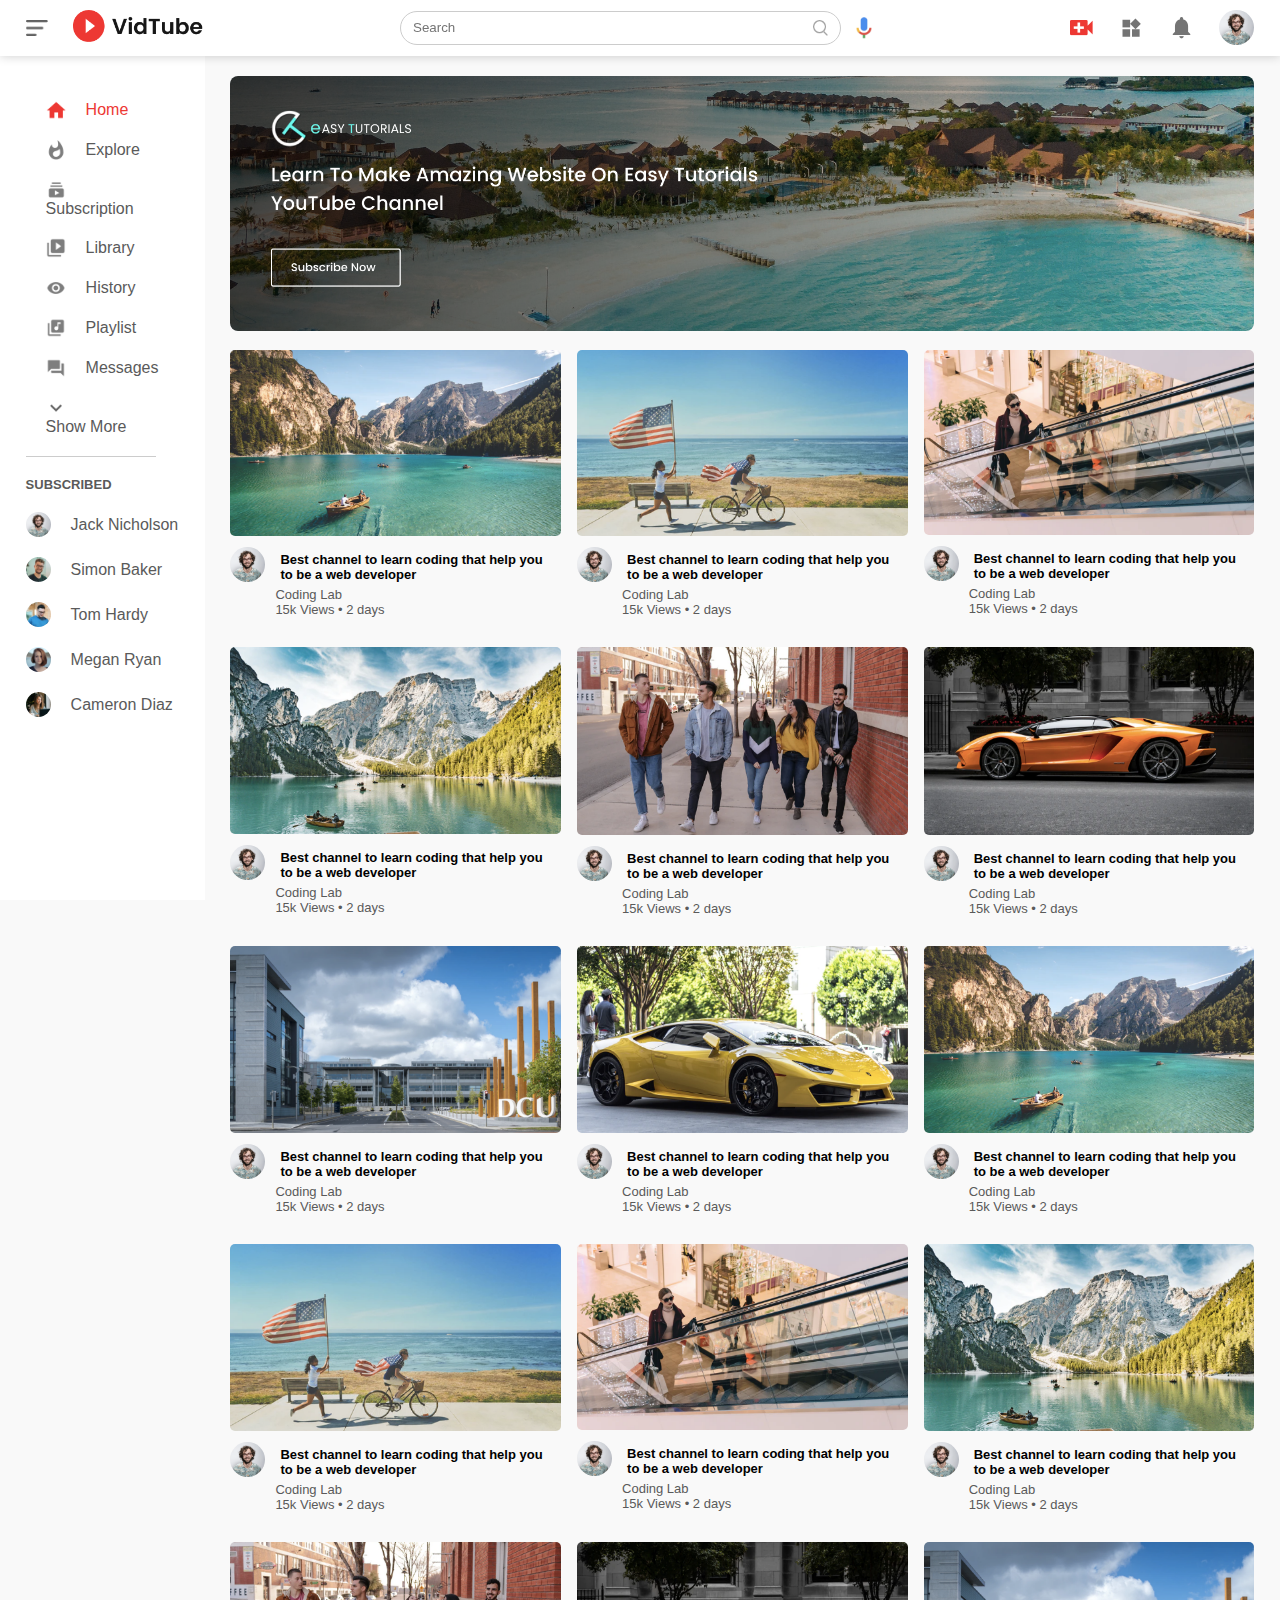
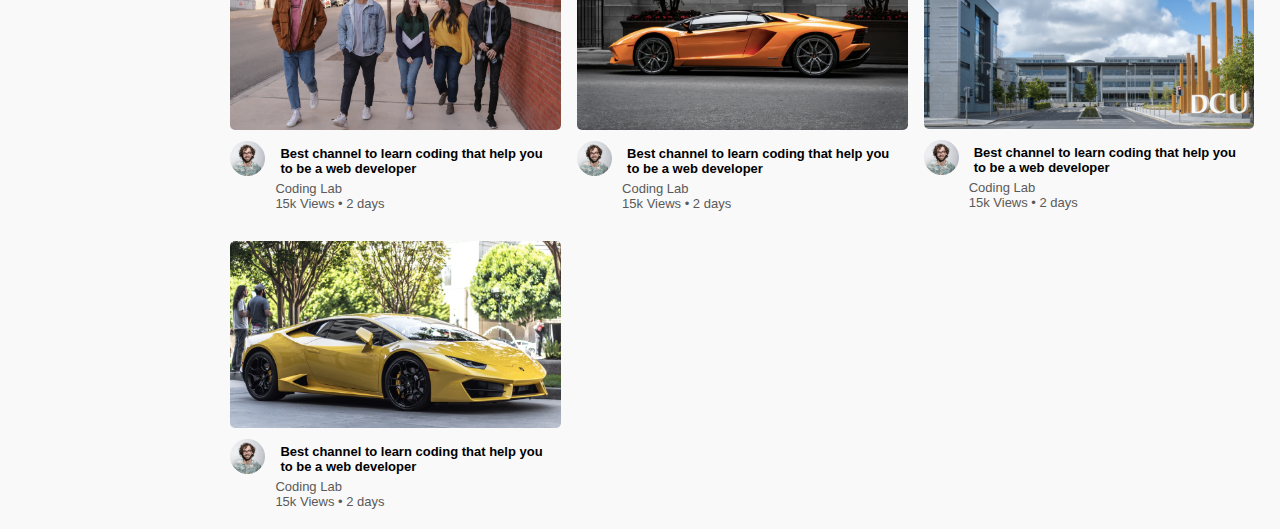
<file: index.html>
<!DOCTYPE html>
<html lang="en">
<head>
  <meta charset="UTF-8">
  <meta http-equiv="X-UA-Compatible" content="IE=edge">
  <meta name="viewport" content="width=device-width, initial-scale=1.0">
  <title>MyTube-Video sharing website using HTML CSS & JavaScript</title>
  <link rel="stylesheet" href="style.css">

</head>
<body>
  <nav class="flex-div">
    <div class="nav-left flex-div">
      <img class="menu-icon" src="images/menu.png" alt="menu icon">
     <a href="index.html"> <img class="logo" src="images/logo.png" alt="menu icon"></a>
    </div>
    <div class="nav-middle flex-div">
      <div class="search-box flex-div">
        <input type="search" name="" id="" placeholder="Search">
        <img src="images/search.png" alt="search">
      </div>
      <img class="mic-icon" src="images/voice-search.png" alt="mic-icon">
    </div>
    <div class="nav-right flex-div">
      <img src="images/upload.png" alt="upload icon">
      <img src="images/more.png" alt="more icon">
      <img src="images/notification.png" alt="notification icon">
      <img class="user-icon" src="images/Jack.png" alt="profile icon icon">
    </div>
  </nav>


  <!-- start sidebar -->

  <div class="sidebar">
    <div class="shortcut-links">
      <a href=""><img src="images/home.png" alt="Home"><p>Home</p></a>
      <a href=""><img src="images/explore.png" alt="Home"><p>Explore</p></a>
      <a href=""><img src="images/subscriprion.png" alt="Home"><p>Subscription</p></a>
      <a href=""><img src="images/library.png" alt="Home"><p>Library</p></a>
      <a href=""><img src="images/history.png" alt="Home"><p>History</p></a>
      <a href=""><img src="images/playlist.png" alt="Home"><p>Playlist</p></a>
      <a href=""><img src="images/messages.png" alt="Home"><p>Messages</p></a>
      <a href=""><img src="images/show-more.png" alt="Home"><p>Show More</p></a>
      <hr>
    </div>
    <div class="subscribed-list">
      <h3>SUBSCRIBED</h3>
      <a href=""><img src="images/Jack.png" alt=""><p>Jack Nicholson</p></a>
      <a href=""><img src="images/simon.png" alt=""><p>Simon Baker</p></a>
      <a href=""><img src="images/tom.png" alt=""><p>Tom Hardy</p></a>
      <a href=""><img src="images/megan.png" alt=""><p>Megan Ryan</p></a>
      <a href=""><img src="images/cameron.png" alt=""><p>Cameron Diaz</p></a>
    </div>
  </div>



  <!-- end sidebar -->

  <!-- main  -->

  <div class="container">
    <div class="banner">
      <img src="images/banner.png" alt="banner">
    </div>
    <div class="list-container">

      <div class="vid-list">
        <a href="play-video.html">

          <img class="thumbnail" src="images/thumbnail1.png" alt="thumbnail">
        </a>
        <div class="flex-div">
          <img src="images/Jack.png" alt="Jack">
          <div class="vid-info">
            <a href="play-video.html">Best channel to learn coding that help you to be a web developer</a>
            <p>Coding Lab</p>
            <p>15k Views &bull; 2 days</p>
          </div>
        </div>
      </div>
      <div class="vid-list">
        <a href="play-video.html">

          <img class="thumbnail" src="images/thumbnail2.png" alt="thumbnail">
        </a>
        <div class="flex-div">
          <img src="images/Jack.png" alt="Jack">
          <div class="vid-info">
            <a href="">Best channel to learn coding that help you to be a web developer</a>
            <p>Coding Lab</p>
            <p>15k Views &bull; 2 days</p>
          </div>
        </div>
      </div>
      <div class="vid-list">
        <a href="">

          <img class="thumbnail" src="images/thumbnail3.png" alt="thumbnail">
        </a>
        <div class="flex-div">
          <img src="images/Jack.png" alt="Jack">
          <div class="vid-info">
            <a href="">Best channel to learn coding that help you to be a web developer</a>
            <p>Coding Lab</p>
            <p>15k Views &bull; 2 days</p>
          </div>
        </div>
      </div>
      <div class="vid-list">
        <a href="">

          <img class="thumbnail" src="images/thumbnail4.png" alt="thumbnail">
        </a>
        <div class="flex-div">
          <img src="images/Jack.png" alt="Jack">
          <div class="vid-info">
            <a href="">Best channel to learn coding that help you to be a web developer</a>
            <p>Coding Lab</p>
            <p>15k Views &bull; 2 days</p>
          </div>
        </div>
      </div>
      <div class="vid-list">
        <a href="">

          <img class="thumbnail" src="images/thumbnail5.png" alt="thumbnail">
        </a>
        <div class="flex-div">
          <img src="images/Jack.png" alt="Jack">
          <div class="vid-info">
            <a href="">Best channel to learn coding that help you to be a web developer</a>
            <p>Coding Lab</p>
            <p>15k Views &bull; 2 days</p>
          </div>
        </div>
      </div>
      <div class="vid-list">
        <a href="">

          <img class="thumbnail" src="images/thumbnail6.png" alt="thumbnail">
        </a>
        <div class="flex-div">
          <img src="images/Jack.png" alt="Jack">
          <div class="vid-info">
            <a href="">Best channel to learn coding that help you to be a web developer</a>
            <p>Coding Lab</p>
            <p>15k Views &bull; 2 days</p>
          </div>
        </div>
      </div>
      <div class="vid-list">
        <a href="">

          <img class="thumbnail" src="images/thumbnail7.png" alt="thumbnail">
        </a>
        <div class="flex-div">
          <img src="images/Jack.png" alt="Jack">
          <div class="vid-info">
            <a href="">Best channel to learn coding that help you to be a web developer</a>
            <p>Coding Lab</p>
            <p>15k Views &bull; 2 days</p>
          </div>
        </div>
      </div>
      <div class="vid-list">
        <a href="">

          <img class="thumbnail" src="images/thumbnail8.png" alt="thumbnail">
        </a>
        <div class="flex-div">
          <img src="images/Jack.png" alt="Jack">
          <div class="vid-info">
            <a href="">Best channel to learn coding that help you to be a web developer</a>
            <p>Coding Lab</p>
            <p>15k Views &bull; 2 days</p>
          </div>
        </div>
      </div>


      <div class="vid-list">
        <a href="play-video.html">

          <img class="thumbnail" src="images/thumbnail1.png" alt="thumbnail">
        </a>
        <div class="flex-div">
          <img src="images/Jack.png" alt="Jack">
          <div class="vid-info">
            <a href="play-video.html">Best channel to learn coding that help you to be a web developer</a>
            <p>Coding Lab</p>
            <p>15k Views &bull; 2 days</p>
          </div>
        </div>
      </div>
      <div class="vid-list">
        <a href="play-video.html">

          <img class="thumbnail" src="images/thumbnail2.png" alt="thumbnail">
        </a>
        <div class="flex-div">
          <img src="images/Jack.png" alt="Jack">
          <div class="vid-info">
            <a href="">Best channel to learn coding that help you to be a web developer</a>
            <p>Coding Lab</p>
            <p>15k Views &bull; 2 days</p>
          </div>
        </div>
      </div>
      <div class="vid-list">
        <a href="">

          <img class="thumbnail" src="images/thumbnail3.png" alt="thumbnail">
        </a>
        <div class="flex-div">
          <img src="images/Jack.png" alt="Jack">
          <div class="vid-info">
            <a href="">Best channel to learn coding that help you to be a web developer</a>
            <p>Coding Lab</p>
            <p>15k Views &bull; 2 days</p>
          </div>
        </div>
      </div>
      <div class="vid-list">
        <a href="">

          <img class="thumbnail" src="images/thumbnail4.png" alt="thumbnail">
        </a>
        <div class="flex-div">
          <img src="images/Jack.png" alt="Jack">
          <div class="vid-info">
            <a href="">Best channel to learn coding that help you to be a web developer</a>
            <p>Coding Lab</p>
            <p>15k Views &bull; 2 days</p>
          </div>
        </div>
      </div>
      <div class="vid-list">
        <a href="">

          <img class="thumbnail" src="images/thumbnail5.png" alt="thumbnail">
        </a>
        <div class="flex-div">
          <img src="images/Jack.png" alt="Jack">
          <div class="vid-info">
            <a href="">Best channel to learn coding that help you to be a web developer</a>
            <p>Coding Lab</p>
            <p>15k Views &bull; 2 days</p>
          </div>
        </div>
      </div>
      <div class="vid-list">
        <a href="">

          <img class="thumbnail" src="images/thumbnail6.png" alt="thumbnail">
        </a>
        <div class="flex-div">
          <img src="images/Jack.png" alt="Jack">
          <div class="vid-info">
            <a href="">Best channel to learn coding that help you to be a web developer</a>
            <p>Coding Lab</p>
            <p>15k Views &bull; 2 days</p>
          </div>
        </div>
      </div>
      <div class="vid-list">
        <a href="">
          <img class="thumbnail" src="images/thumbnail7.png" alt="thumbnail">
        </a>
        <div class="flex-div">
          <img src="images/Jack.png" alt="Jack">
          <div class="vid-info">
            <a href="">Best channel to learn coding that help you to be a web developer</a>
            <p>Coding Lab</p>
            <p>15k Views &bull; 2 days</p>
          </div>
        </div>
      </div>
      <div class="vid-list">
        <a href="">

          <img class="thumbnail" src="images/thumbnail8.png" alt="thumbnail">
        </a>
        <div class="flex-div">
          <img src="images/Jack.png" alt="Jack">
          <div class="vid-info">
            <a href="">Best channel to learn coding that help you to be a web developer</a>
            <p>Coding Lab</p>
            <p>15k Views &bull; 2 days</p>
          </div>
        </div>
      </div>
    </div>



  </div>




  <script src="js/app.js"></script>
  
</body>
</html>
</file>
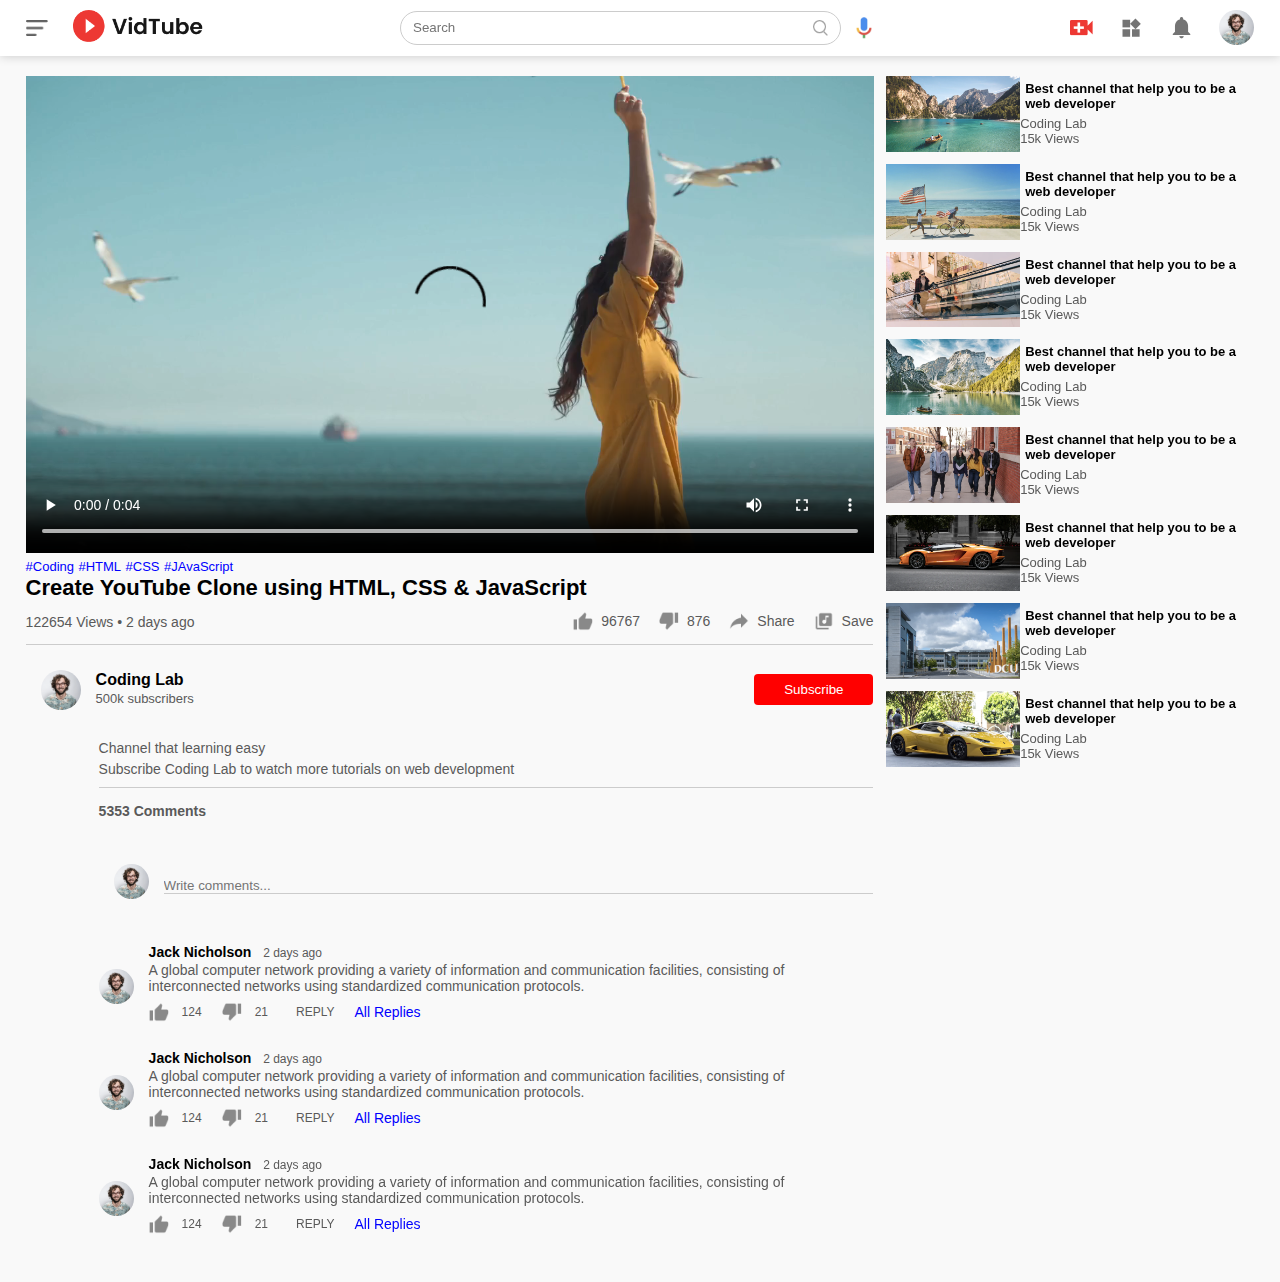
<file: play-video.html>
<!DOCTYPE html>
<html lang="en">
<head>
  <meta charset="UTF-8">
  <meta http-equiv="X-UA-Compatible" content="IE=edge">
  <meta name="viewport" content="width=device-width, initial-scale=1.0">
  <title>Play Video - Coding Lab YouTube Channel</title>
  <link rel="stylesheet" href="style.css">
</head>
<body>


  <nav class="flex-div">
    <div class="nav-left flex-div">
      <img class="menu-icon" src="images/menu.png" alt="menu icon">
      <a href="index.html"><img class="logo" src="images/logo.png" alt="menu icon"></a>
    </div>
    <div class="nav-middle flex-div">
      <div class="search-box flex-div">
        <input type="search" name="" id="" placeholder="Search">
        <img src="images/search.png" alt="search">
      </div>
      <img class="mic-icon" src="images/voice-search.png" alt="mic-icon">
    </div>
    <div class="nav-right flex-div">
      <img src="images/upload.png" alt="upload icon">
      <img src="images/more.png" alt="more icon">
      <img src="images/notification.png" alt="notification icon">
      <img class="user-icon" src="images/Jack.png" alt="profile icon icon">
    </div>
  </nav>

  <div class="container play-container">
     <div class="row">
       <div class="play-video">
         <video controls autoplay >
           <source src="./images/video.mp4" type="video/mp4">
         </video>



         <div class="tags">
           <a href="">#Coding</a>
           <a href="">#HTML</a>
           <a href="">#CSS</a>
           <a href="">#JAvaScript</a>
         </div>
        
         <h3>Create YouTube Clone using HTML, CSS & JavaScript</h3>
         <div class="play-video-info">
           <p>122654 Views &bull; 2 days ago</p>
           <div>
             <a href=""><img src="images/like.png" alt="like">96767</a>
             <a href=""><img src="images/dislike.png" alt="dislike">876</a>
             <a href=""><img src="images/share.png" alt="share">Share</a>
             <a href=""><img src="images/save.png" alt="save">Save</a>
           </div>
         </div>
         <hr>

         <div class="publisher">
           <img src="images/Jack.png" alt="profile">
           <div>
             <p>Coding Lab</p>
             <span>500k subscribers</span>
           </div>
           <button type="button">Subscribe</button>
        </div>
        <div class="vid-description">
          <p>Channel that learning easy</p>
          <p>Subscribe Coding Lab to watch more tutorials on web development</p>
      
        <hr>
        <h4>5353 Comments</h4>

        <div class="add-comment">
          <img src="images/Jack.png" alt="jack">
          <input type="text" name="text" id="" placeholder="Write comments...">
        </div>

        <div class="old-comment">
          <img src="images/Jack.png" alt="jack">
          <div>
            <h3>Jack Nicholson <span>2 days ago</span></h3>
            <p>A global computer network providing a variety of information and communication facilities, consisting of interconnected networks using standardized communication protocols.</p>
            <div class="comment-action">
              <img src="images/like.png" alt="like">
              <span>124</span>
              <img src="images/dislike.png" alt="dislike">
              <span>21</span>
              <span>REPLY</span>
              <a href="">All Replies</a>
            </div>
          </div>
        </div>

        <div class="old-comment">
          <img src="images/Jack.png" alt="jack">
          <div>
            <h3>Jack Nicholson <span>2 days ago</span></h3>
            <p>A global computer network providing a variety of information and communication facilities, consisting of interconnected networks using standardized communication protocols.</p>
            <div class="comment-action">
              <img src="images/like.png" alt="like">
              <span>124</span>
              <img src="images/dislike.png" alt="dislike">
              <span>21</span>
              <span>REPLY</span>
              <a href="">All Replies</a>
            </div>
          </div>
        </div>
        <div class="old-comment">
          <img src="images/Jack.png" alt="jack">
          <div>
            <h3>Jack Nicholson <span>2 days ago</span></h3>
            <p>A global computer network providing a variety of information and communication facilities, consisting of interconnected networks using standardized communication protocols.</p>
            <div class="comment-action">
              <img src="images/like.png" alt="like">
              <span>124</span>
              <img src="images/dislike.png" alt="dislike">
              <span>21</span>
              <span>REPLY</span>
              <a href="">All Replies</a>
            </div>
          </div>
        </div>
        
      </div>




       </div>

       <div class="right-sidebar">

         <div class="side-video-list">
           <a href="play-video.html" class="small-thumbnail">

             <img src="images/thumbnail1.png" alt="thumbnail">
           </a>
           <div class="vid-info">
             <a href="">Best channel that help you to be a web developer</a>
             <p>Coding Lab</p>
             <p>15k Views</p>
           </div>
         </div>
         <div class="side-video-list">
          <a href="play-video.html" class="small-thumbnail">

            <img src="images/thumbnail2.png" alt="thumbnail">
          </a>
          <div class="vid-info">
            <a href="">Best channel that help you to be a web developer</a>
            <p>Coding Lab</p>
            <p>15k Views</p>
          </div>
        </div>
        <div class="side-video-list">
          <a href="play-video.html" class="small-thumbnail">

            <img src="images/thumbnail3.png" alt="thumbnail">
          </a>
          <div class="vid-info">
            <a href="">Best channel that help you to be a web developer</a>
            <p>Coding Lab</p>
            <p>15k Views</p>
          </div>
        </div>
        <div class="side-video-list">
          <a href="play-video.html" class="small-thumbnail">

            <img src="images/thumbnail4.png" alt="thumbnail">
          </a>
          <div class="vid-info">
            <a href="">Best channel that help you to be a web developer</a>
            <p>Coding Lab</p>
            <p>15k Views</p>
          </div>
        </div>
        <div class="side-video-list">
          <a href="play-video.html" class="small-thumbnail">

            <img src="images/thumbnail5.png" alt="thumbnail">
          </a>
          <div class="vid-info">
            <a href="">Best channel that help you to be a web developer</a>
            <p>Coding Lab</p>
            <p>15k Views</p>
          </div>
        </div>
        <div class="side-video-list">
          <a href="play-video.html" class="small-thumbnail">

            <img src="images/thumbnail6.png" alt="thumbnail">
          </a>
          <div class="vid-info">
            <a href="">Best channel that help you to be a web developer</a>
            <p>Coding Lab</p>
            <p>15k Views</p>
          </div>
        </div>
        <div class="side-video-list">
          <a href="play-video.html" class="small-thumbnail">

            <img src="images/thumbnail7.png" alt="thumbnail">
          </a>
          <div class="vid-info">
            <a href="">Best channel that help you to be a web developer</a>
            <p>Coding Lab</p>
            <p>15k Views</p>
          </div>
        </div>
        <div class="side-video-list">
          <a href="play-video.html" class="small-thumbnail">

            <img src="images/thumbnail8.png" alt="thumbnail">
          </a>
          <div class="vid-info">
            <a href="">Best channel that help you to be a web developer</a>
            <p>Coding Lab</p>
            <p>15k Views</p>
          </div>
        </div>



       </div>
 
     </div>
  </div>

  
</body>
</html>
</file>
<file: style.css>
*{
  margin: 0;
  padding: 0;
  box-sizing: border-box;
  font-family: 'poppins', sans-serif;
}
a{
  text-decoration: none;
  color: #5a5a5a;
}

img{
  cursor: pointer;
}

.flex-div{
  display: flex;
  align-items: center;
}
nav{
  padding: 10px 2%;
  justify-content: space-between;
  box-shadow: 0 0 10px rgba(0, 0, 0, 0.2);
  background-color: #fff;
  position: sticky;
  top: 0;
  z-index: 10;
}
.nav-right img{
   width: 25px;
   margin-right: 25px;
  
}

.nav-right .user-icon{
  width: 35px;
  border-radius: 50%;
  -webkit-border-radius: 50%;
  -moz-border-radius: 50%;
  -ms-border-radius: 50%;
  -o-border-radius: 50%;
  margin-right: 0;
}
.nav-left .menu-icon{
  width: 22px;
  margin-right: 25px;
}
.nav-left .logo{
 width: 130px;
}
.nav-middle .mic-icon{
  width: 16px;

}
.nav-middle .search-box{
  border: 1px solid #ccc;
  margin-right: 15px;
  padding: 8px 12px;
  border-radius: 25px;
  -webkit-border-radius: 25px;
  -moz-border-radius: 25px;
  -ms-border-radius: 25px;
  -o-border-radius: 25px;
}
.nav-middle .search-box input{
  width: 400px;
  border: 0;
  outline: 0;
  background-color: transparent;
}
.nav-middle .search-box img{
  width: 15px;
}


/* Sidebar  */

.sidebar{
  background-color: #fff;
  width: 16%;
  height: 100vh;
  position: fixed;
  top: 0;
  padding: 2%;
  padding-top: 80px;
}
.shortcut-links a img{
  width: 20px;
  margin-right: 20px;
  
}
.shortcut-links a{
  display: flex;
  align-items: center;
  margin: 20px;
  width: fit-content;
  flex-wrap: wrap;
}

.shortcut-links a:first-child{
  color: #ed3833;
}
.sidebar hr{
  border: 0;
  height: 1px;
  width: 85%;
  background: #ccc;
}

.subscribed-list h3{
  font-size: 13px;
  margin: 20px 0;
  color: #5a5a5a;
}
.subscribed-list a{
  display: flex;
  align-items: center;
  margin-bottom: 20px;
  width: fit-content;
  flex: wrap;

}
.subscribed-list a img{
  width: 25px;
  margin-right: 20px;
  border-radius: 50%;
  -webkit-border-radius: 50%;
  -moz-border-radius: 50%;
  -ms-border-radius: 50%;
  -o-border-radius: 50%;
}
.small-sidebar{
  width: 5%;
}
.small-sidebar a p{
  display: none;
}
.small-sidebar h3{
  display: none;
}
.small-sidebar hr{
  width: 50%;
  margin-bottom: 25px;
}


      /*------- main ------- */

.container{
  background-color: #f9f9f9;
  padding-left: 18%;
  padding-right: 2%;
  padding-top: 20px;
  padding-bottom: 20px;
}  

.large-container{
  padding-left: 7%;
}
.banner{
  width: 100%;
}
.banner img{
  width: 100%;
  border-radius: 8px;
  -webkit-border-radius: 8px;
  -moz-border-radius: 8px;
  -ms-border-radius: 8px;
  -o-border-radius: 8px;
}
.list-container{
 display: grid;
 grid-template-columns: repeat(auto-fit, minmax(250px, 1fr));
 grid-column-gap: 16px;
 grid-row-gap: 30px;
 margin-top: 15px;
}
.vid-list .thumbnail{
  width: 100%;
  border-radius: 5px;
  -webkit-border-radius: 5px;
  -moz-border-radius: 5px;
  -ms-border-radius: 5px;
  -o-border-radius: 5px;
}

.vid-list .flex-div{
  align-items: flex-start;
  margin-top: 7px;
}
.vid-list .flex-div img{
  width: 35px;
  margin-right: 10px;
  border-radius: 50%;
  -webkit-border-radius: 50%;
  -moz-border-radius: 50%;
  -ms-border-radius: 50%;
  -o-border-radius: 50%;
}
.vid-info{
  color: #5a5a5a;
  font-size: 13px;

}
.vid-info a{
  color: #000;
  font-weight: 600;
  display: block;
  margin: 5px;
}

@media(max-width: 900px) {
  .menu-icon{
    display: none;
  }
  .sidebar{
    display: none;
  }
  .container, .large-container{
    padding-left: 5%;
    padding-right: 5%;
  }
  .nav-right img{
    display: none;
  }
  .nav-right .user-icon{
    display: block;
    width: 30px;
  }
  .nav-middle .search-box input{
    width: 100px;
  }
  .nav-middle .mic-icon{
    display: none;
  }
  .logo{
    width: 90px;
  }
}






/* Play Video Page  */
.play-container{
  padding-left: 2%;
}
.row{
  display: flex;
  justify-content: space-between;
  flex-wrap: nowrap;
}
.play-video{
  flex-basis: 69%;
}
.right-sidebar{
  flex-basis: 30%;
}
.play-video video{
  width: 100%;
}
.side-video-list{
  display: flex;
  justify-content: space-between;
  margin-bottom: 8px;
}
.side-video-list img{
  width: 100%;
}
.side-video-list .small-thumbnail{
  flex-basis: 49%;
}
.side-video-list .video-info{
  flex-basis: 49%;
}

.play-video .tags a{
  color: #0000ff;
  font-size: 13px;
}
.play-video h3{
  font-weight: 600;
  font-size: 22px;
}
.play-video .play-video-info{
  display: flex;
  align-items: center;
  justify-content: space-between;
  flex-wrap: wrap;
  margin-top: 10px;
  font-size: 14px;
  color: #5a5a5a;
}

.play-video .play-video-info a img{
  width: 20px;
  margin-right: 8px;
}
.play-video .play-video-info a{
  display: inline-flex;
   align-items: center;
   margin-left: 15px;
}

.play-video hr{
  border: 0;
  height: 1px;
  background: #ccc;
  margin: 10px 0;
}

.publisher{
  display: flex;
  align-items: center;
  

}
.publisher div{
  flex: 1;
  line-height: 18px;
}
.publisher img{
  width: 40px;
  margin: 15px;
  border-radius: 50%;
  -webkit-border-radius: 50%;
  -moz-border-radius: 50%;
  -ms-border-radius: 50%;
  -o-border-radius: 50%;
}
.publisher div p{
  color: #000;
  font-weight: 600;
  font: 18px;
}
.publisher div span{
  font-size: 13px;
  color: #5a5a5a;
}

.publisher button{
  background-color: red;
  color: #fff;
  padding: 8px 30px;
  border: 0;
  outline: 0;
  cursor: pointer;
  border-radius: 4px;
  -webkit-border-radius: 4px;
  -moz-border-radius: 4px;
  -ms-border-radius: 4px;
  -o-border-radius: 4px;
}

.vid-description{
  padding-left: 73px;
  margin: 15px 0;
}
.vid-description p{
  font-size: 14px;
  margin-bottom: 5px;
  color: #5a5a5a;
}
.vid-description h4{
  font-size: 14px;
  color: #5a5a5a;
  margin-top: 15px;
}
.add-comment{
  display: flex;
  align-items: center;
  margin: 30px 0;
}
.add-comment img{
  width: 35px;
  margin: 15px;
  border-radius: 50%;
  -webkit-border-radius: 50%;
  -moz-border-radius: 50%;
  -ms-border-radius: 50%;
  -o-border-radius: 50%;
}
.add-comment input{
  border: 0;
  outline: 0;
  border-bottom: 1px solid #ccc;
  width: 100%;
  padding-top: 10px;
  background: transparent;
}
.old-comment{
  display: flex;
  align-items: center;
  margin: 20px 0;
}
.old-comment img{
  width: 35px;
  margin-right: 15px;
  border-radius: 50%;
  -webkit-border-radius: 50%;
  -moz-border-radius: 50%;
  -ms-border-radius: 50%;
  -o-border-radius: 50%;
}
.old-comment h3{
  font-size: 14px;
  margin-bottom: 2px;
}
.old-comment span{
  font-size: 12px;
  color: #5a5a5a;
  font-weight: 500;
  margin-left: 8px;
}
.old-comment .comment-action{
  display: flex;
  align-items: center;
  margin: 8px 0;
  font-size: 14px;
}
.old-comment .comment-action img{
  width: 20px;
  margin-right: 5px;
  border-radius: 0;
  -webkit-border-radius: 0;
  -moz-border-radius: 0;
  -ms-border-radius: 0;
  -o-border-radius: 0;
}
.old-comment .comment-action span{
margin-right: 20px;
color: #5a5a5a;

}
.old-comment .comment-action a{
  color: #0000ff;
}

@media(max-width:900px){
  .play-video{
    flex-basis: 100%;
  }
  .right-sidebar{
    flex-basis: 100%;
  }
  .play-container{
    padding-left: 5%;
  }
  .vid-description{
    padding-left: 0;
  }
  .play-video .play-video-info a{
    margin-left: 0;
    margin-right: 15px;
    margin-top: 15px;
  }
}
</file>
